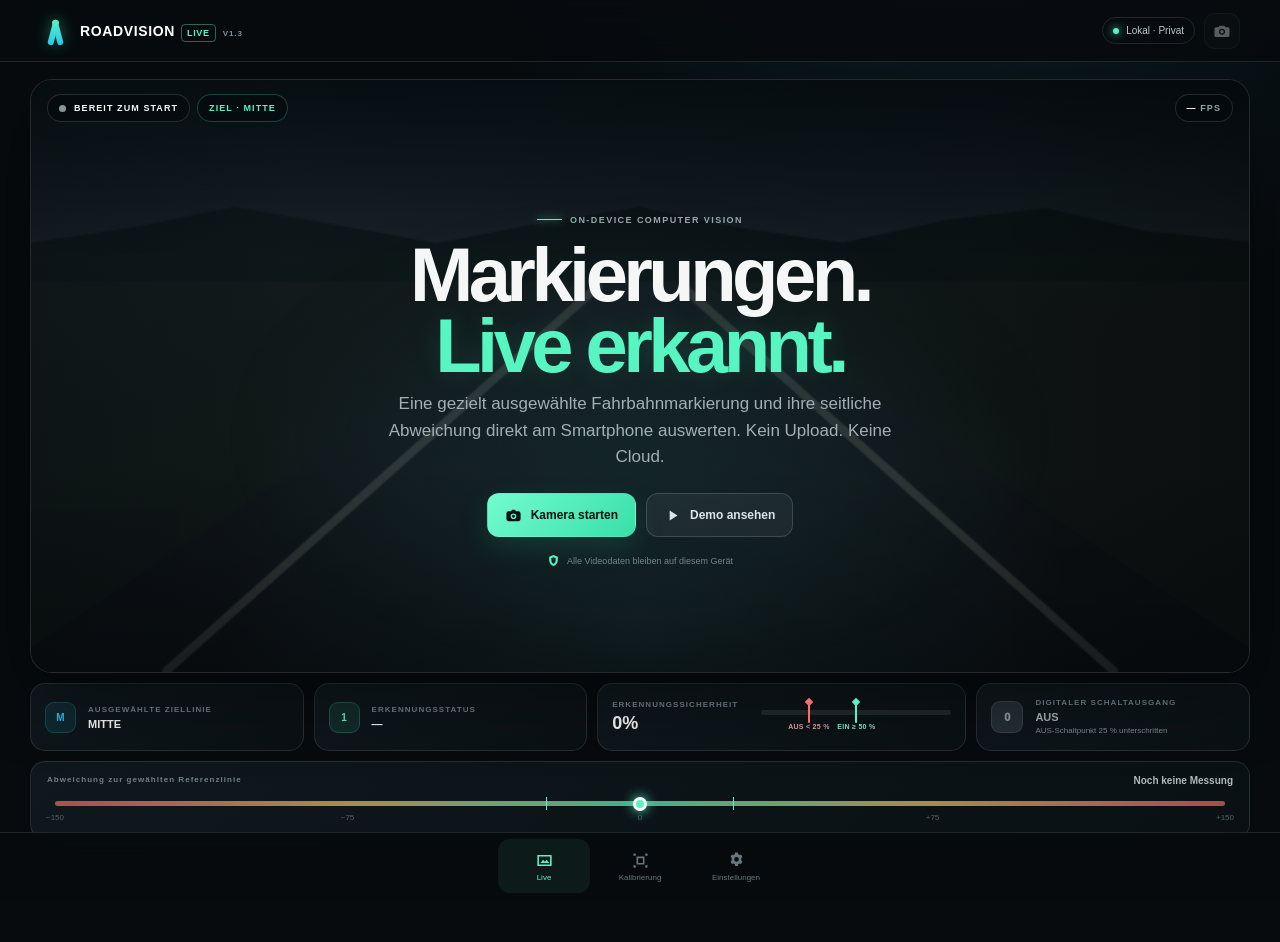
<file: index.html>
<!doctype html>
<html lang="de">
<head>
  <meta charset="UTF-8"><meta name="viewport" content="width=device-width,initial-scale=1,viewport-fit=cover,user-scalable=no">
  <meta name="theme-color" content="#070b0e"><meta name="apple-mobile-web-app-capable" content="yes"><meta name="apple-mobile-web-app-status-bar-style" content="black-translucent">
  <meta http-equiv="Cache-Control" content="no-cache, no-store, must-revalidate"><meta http-equiv="Pragma" content="no-cache"><meta http-equiv="Expires" content="0">
  <meta name="description" content="Lokale Live-Erkennung von Fahrbahnmarkierungen direkt auf dem Smartphone.">
  <link rel="manifest" href="./manifest.webmanifest?v=1.3.0"><link rel="icon" href="./icon.svg" type="image/svg+xml"><link rel="stylesheet" href="./styles.css?v=1.3.0">
  <title>RoadVision Live</title>
</head>
<body>
<div id="app" class="app-shell">
  <header class="topbar">
    <a class="brand" href="#" aria-label="RoadVision Live"><span class="brand-mark"><i></i><i></i></span><span><strong>ROADVISION</strong><small>LIVE</small><span class="app-version">V1.3</span></span></a>
    <div class="top-actions"><span class="privacy-pill"><span></span>Lokal · Privat</span><button id="cameraFlip" class="icon-button" type="button" aria-label="Kamera wechseln"><svg viewBox="0 0 24 24"><path d="M20 7h-3.2l-1.7-2H8.9L7.2 7H4a2 2 0 0 0-2 2v9a2 2 0 0 0 2 2h16a2 2 0 0 0 2-2V9a2 2 0 0 0-2-2Zm-8 10a4 4 0 1 1 0-8 4 4 0 0 1 0 8Zm0-1.7a2.3 2.3 0 1 0 0-4.6 2.3 2.3 0 0 0 0 4.6Z"/></svg></button></div>
  </header>

  <main class="main-stage">
    <section id="liveView" class="view active">
      <div id="visionFrame" class="vision-frame idle">
        <video id="cameraVideo" playsinline muted></video><canvas id="visionCanvas" aria-label="Kamerabild mit erkannter Fahrbahnmarkierung"></canvas><div class="vignette"></div><div class="scan-line"></div>
        <div class="vision-top"><div class="vision-status-group"><div id="statusBadge" class="status-badge searching"><span class="status-dot"></span><span id="statusText">BEREIT ZUM START</span></div><div id="targetBadge" class="target-badge">ZIEL · MITTE</div></div><div class="fps-badge"><span id="fpsValue">—</span> FPS</div></div>
        <div id="laneHud" class="lane-hud hidden"><div class="measurement-label">ABWEICHUNG ZUR SOLLPOSITION</div><div class="measurement-row"><span id="directionArrow" class="direction-arrow">↔</span><strong id="offsetValue">0</strong><span class="unit">cm</span></div><div id="directionText" class="direction-text">AUF SOLLPOSITION</div></div>

        <div id="introPanel" class="intro-panel">
          <div class="intro-kicker"><span></span>ON-DEVICE COMPUTER VISION</div><h1>Markierungen.<br><em>Live erkannt.</em></h1>
          <p>Eine gezielt ausgewählte Fahrbahnmarkierung und ihre seitliche Abweichung direkt am Smartphone auswerten. Kein Upload. Keine Cloud.</p>
          <div class="intro-actions"><button id="startCamera" class="primary-button" type="button"><svg viewBox="0 0 24 24"><path d="M8.5 6 10 4h4l1.5 2H19a3 3 0 0 1 3 3v8a3 3 0 0 1-3 3H5a3 3 0 0 1-3-3V9a3 3 0 0 1 3-3h3.5ZM12 17a4 4 0 1 0 0-8 4 4 0 0 0 0 8Zm0-2a2 2 0 1 1 0-4 2 2 0 0 1 0 4Z"/></svg>Kamera starten</button><button id="startDemo" class="secondary-button" type="button"><svg viewBox="0 0 24 24"><path d="m8 5 11 7-11 7V5Z"/></svg>Demo ansehen</button></div>
          <div class="intro-note"><svg viewBox="0 0 24 24"><path d="M12 2 4 5v6c0 5.1 3.4 9.9 8 11 4.6-1.1 8-5.9 8-11V5l-8-3Zm0 4.2 4 1.5V11c0 3.1-1.8 6.3-4 7.3-2.2-1-4-4.2-4-7.3V7.7l4-1.5Z"/></svg>Alle Videodaten bleiben auf diesem Gerät</div>
        </div>

        <div id="cameraError" class="error-panel hidden" role="alert"><span class="error-icon">!</span><div><strong>Kamera konnte nicht gestartet werden</strong><p id="cameraErrorText">Bitte Kamerazugriff erlauben.</p></div><button id="retryCamera" class="small-button" type="button">Erneut versuchen</button><button id="errorDemo" class="small-button" type="button">Demo starten</button></div>
        <div id="orientationHint" class="orientation-hint hidden"><svg viewBox="0 0 24 24"><path d="M7 1h10a2 2 0 0 1 2 2v18a2 2 0 0 1-2 2H7a2 2 0 0 1-2-2V3a2 2 0 0 1 2-2Zm5 19.5a1 1 0 1 0 0-2 1 1 0 0 0 0 2Z"/></svg>Für beste Erkennung Smartphone quer montieren</div>
        <div id="liveControls" class="live-controls hidden"><button id="pauseButton" class="control-button" type="button"><span class="pause-icon"></span><span>Pausieren</span></button><div class="mode-readout"><span></span><strong id="modeName">LIVE</strong><small id="modeDetail">Rückkamera</small></div><button id="stopButton" class="control-button danger" type="button"><span class="stop-icon"></span><span>Beenden</span></button></div>
      </div>

      <div class="telemetry-strip">
        <article><span id="targetIcon" class="telemetry-icon cyan">M</span><div><small>AUSGEWÄHLTE ZIELLINIE</small><strong id="targetName">MITTE</strong></div></article>
        <article><span class="telemetry-icon green">1</span><div><small>ERKENNUNGSSTATUS</small><strong id="targetStatus">—</strong></div></article>
        <article class="confidence-card"><div><small>ERKENNUNGSSICHERHEIT</small><strong><span id="confidenceValue">0</span>%</strong></div><div class="confidence-meter"><div class="confidence-track"><i id="confidenceBar"></i><span id="switchOffMarker" class="switch-marker off" aria-hidden="true"></span><span id="switchOnMarker" class="switch-marker on" aria-hidden="true"></span></div><div class="threshold-labels"><span id="switchOffLabel">AUS &lt; 25 %</span><span id="switchOnLabel">EIN ≥ 50 %</span></div></div></article>
        <article id="outputCard" class="output-card off"><span id="outputLamp" class="output-lamp">0</span><div><small>DIGITALER SCHALTAUSGANG</small><strong id="outputState">AUS</strong><em id="outputReason">Wartet auf EIN-Schaltpunkt</em></div></article>
      </div>
      <div class="offset-card"><div class="offset-card-head"><span>Abweichung zur gewählten Referenzlinie</span><strong id="offsetSummary">Noch keine Messung</strong></div><div class="offset-scale"><span>−150</span><span>−75</span><span>0</span><span>+75</span><span>+150</span><div class="safe-zone"></div><i id="offsetNeedle"></i></div></div>
    </section>

    <section id="calibrationView" class="view settings-view">
      <div class="section-head"><div><span class="eyebrow">SCHRITT 1 VON 2</span><h2>Bildbereich kalibrieren</h2><p>Richte die Erkennungszone auf die Fahrbahn vor dem Fahrzeug aus.</p></div><button class="help-button" data-help="calibration" type="button">?</button></div>
      <div class="calibration-preview"><canvas id="calibrationCanvas"></canvas><div class="calibration-empty">Live-Vorschau nach Kamera- oder Demostart</div></div>
      <div class="setting-card"><label for="roiTop"><span><strong>Horizont / Zonenbeginn</strong><small>Oberkante des auszuwertenden Straßenbereichs</small></span><output id="roiTopOutput">44 %</output></label><input id="roiTop" type="range" min="30" max="65" value="44"></div>
      <div class="setting-card"><label for="roiWidth"><span><strong>Breite am Horizont</strong><small>Trapez an Kameraposition und Straße anpassen</small></span><output id="roiWidthOutput">22 %</output></label><input id="roiWidth" type="range" min="10" max="45" value="22"></div>
      <div class="calibration-actions"><button id="resetCalibration" class="secondary-button" type="button">Standardwerte</button><button id="calibrationDone" class="primary-button" type="button">Kalibrierung übernehmen</button></div>
    </section>

    <section id="settingsView" class="view settings-view">
      <div class="section-head"><div><span class="eyebrow">ROADVISION SETUP</span><h2>Erkennung einstellen</h2><p>Die Standardwerte sind für Tageslicht und normale Fahrbahnmarkierungen optimiert.</p></div></div>
      <div class="target-card" aria-labelledby="targetLineTitle">
        <div class="target-card-head"><span class="target-step" aria-hidden="true">1</span><span><strong id="targetLineTitle">Ziellinie auswählen</strong><small>Welche einzelne Linie soll im Kamerabild erkannt werden?</small></span><button class="mini-help" data-help="targetLine" type="button">?</button></div>
        <div class="line-selector" role="radiogroup" aria-label="Zu erkennende Linie">
          <label><input type="radio" name="targetLine" value="left"><span>L</span><strong>Links</strong></label>
          <label><input type="radio" name="targetLine" value="center"><span>M</span><strong>Mitte</strong></label>
          <label><input type="radio" name="targetLine" value="right"><span>R</span><strong>Rechts</strong></label>
        </div>
        <p class="target-note"><strong>Es wird immer nur eine Linie verfolgt.</strong> Die Position bezieht sich auf das Kamerabild – nicht auf die rechtliche Bedeutung der Markierung.</p>
      </div>
      <div class="settings-grid">
        <div class="setting-card"><label for="brightness"><span><strong>Mindesthelligkeit</strong><small>Für weiße und helle Markierungen</small></span><button class="mini-help" data-help="brightness" type="button">?</button><output id="brightnessOutput">170</output></label><input id="brightness" type="range" min="110" max="235" value="170"></div>
        <div class="setting-card"><label for="edgeThreshold"><span><strong>Kantenempfindlichkeit</strong><small>Kontrast zur Fahrbahnoberfläche</small></span><button class="mini-help" data-help="edge" type="button">?</button><output id="edgeThresholdOutput">28</output></label><input id="edgeThreshold" type="range" min="10" max="65" value="28"></div>
        <div class="setting-card"><label for="smoothing"><span><strong>Stabilisierung</strong><small>Beruhigt die Anzeige bei Vibrationen</small></span><button class="mini-help" data-help="smoothing" type="button">?</button><output id="smoothingOutput">82 %</output></label><input id="smoothing" type="range" min="35" max="95" value="82"></div>
        <div class="setting-card"><label for="laneWidth"><span><strong>Referenz-Spurbreite</strong><small>Zur Schätzung des seitlichen Versatzes</small></span><button class="mini-help" data-help="laneWidth" type="button">?</button><output id="laneWidthOutput">300 cm</output></label><input id="laneWidth" type="range" min="220" max="400" step="5" value="300"></div>
        <div class="setting-card switch-setting"><label for="switchOn"><span><strong>Ausgang EIN ab</strong><small>Schaltet beim Wiedererkennen der Linie ein</small></span><button class="mini-help" data-help="switchOn" type="button">?</button><output id="switchOnOutput">50 %</output></label><input id="switchOn" type="range" min="30" max="90" step="5" value="50"></div>
        <div class="setting-card switch-setting"><label for="switchOff"><span><strong>Ausgang AUS unter</strong><small>Schaltet bei verlorener Linie aus</small></span><button class="mini-help" data-help="switchOff" type="button">?</button><output id="switchOffOutput">25 %</output></label><input id="switchOff" type="range" min="5" max="60" step="5" value="25"></div>
      </div>
      <div class="options-card"><label class="switch-row"><span><strong>Präsentationsmodus</strong><small>Größere Statusanzeige</small></span><input id="presentationMode" type="checkbox" checked><i></i></label><label class="switch-row"><span><strong>Gelbe Markierungen erkennen</strong><small>Zusätzlich zu weißen Markierungen</small></span><input id="yellowLines" type="checkbox" checked><i></i></label><label class="switch-row"><span><strong>Bildschirm wach halten</strong><small>Während einer laufenden Erkennung</small></span><input id="wakeLock" type="checkbox" checked><i></i></label></div>
      <div class="settings-actions"><button id="installButton" class="secondary-button hidden" type="button">App installieren</button><button id="resetSettings" class="secondary-button" type="button">Werkseinstellungen</button><button id="saveSettings" class="primary-button" type="button">Speichern</button></div><p class="version-line">RoadVision Live · Version 1.3 · Schaltausgang mit Hysterese · Verarbeitung ausschließlich auf dem Gerät</p>
    </section>
  </main>

  <nav class="bottom-nav" aria-label="Hauptnavigation"><button class="nav-button active" data-view="liveView" type="button"><svg viewBox="0 0 24 24"><path d="M3 5h18v14H3V5Zm2 2v10h14V7H5Zm2 8 3.2-4 2.4 2.6 2-2.4L18 15H7Z"/></svg><span>Live</span></button><button class="nav-button" data-view="calibrationView" type="button"><svg viewBox="0 0 24 24"><path d="M4 3h2v3H3V4a1 1 0 0 1 1-1Zm14 0h2a1 1 0 0 1 1 1v2h-3V3ZM3 18h3v3H4a1 1 0 0 1-1-1v-2Zm15 0h3v2a1 1 0 0 1-1 1h-2v-3ZM7 7h10v10H7V7Zm2 2v6h6V9H9Z"/></svg><span>Kalibrierung</span></button><button class="nav-button" data-view="settingsView" type="button"><svg viewBox="0 0 24 24"><path d="m13.7 2 .5 2a8 8 0 0 1 1.6.9l2-.6 1.7 3-1.5 1.4a7 7 0 0 1 0 3.4l1.5 1.4-1.7 3-2-.6a8 8 0 0 1-1.6.9l-.5 2h-3.4l-.5-2a8 8 0 0 1-1.6-.9l-2 .6-1.7-3L6 12.1a7 7 0 0 1 0-3.4L4.5 7.3l1.7-3 2 .6a8 8 0 0 1 1.6-.9l.5-2h3.4ZM12 7.5a3 3 0 1 0 0 6 3 3 0 0 0 0-6Z"/></svg><span>Einstellungen</span></button></nav>
  <div id="helpModal" class="modal hidden" role="dialog" aria-modal="true"><button class="modal-backdrop" data-close-modal aria-label="Schließen"></button><div class="modal-card"><button class="modal-close" data-close-modal aria-label="Schließen">×</button><span class="eyebrow">KURZ ERKLÄRT</span><h3 id="helpTitle">Einstellung</h3><p id="helpText"></p><button class="primary-button" data-close-modal type="button">Verstanden</button></div></div><div id="toast" class="toast" role="status"></div>
</div>
<script src="./app.js?v=1.3.0" defer></script>
</body></html>
</file>
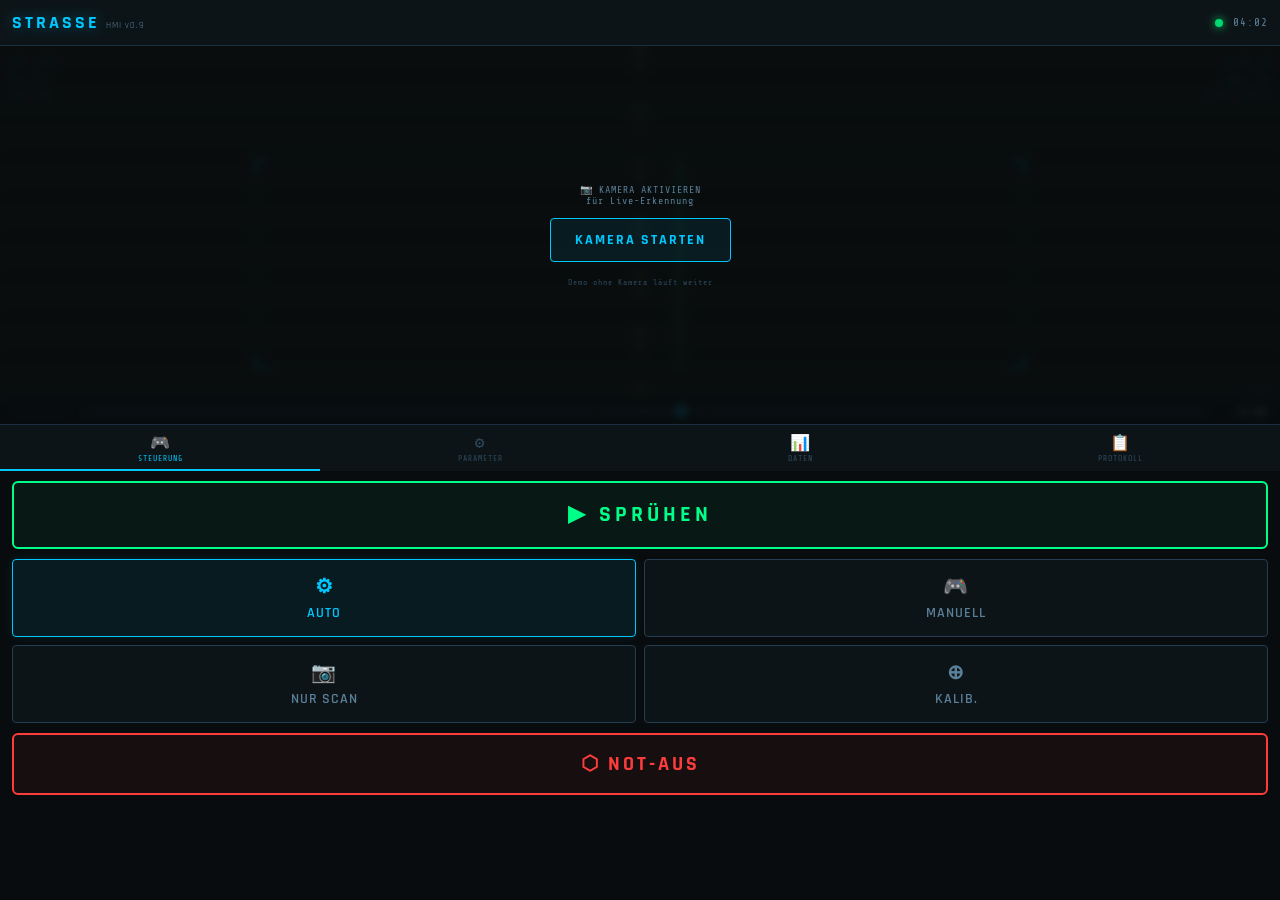
<file: STRASSE_HMI_Mobile (1).html>
<!DOCTYPE html>
<html lang="de">
<head>
<meta charset="UTF-8">
<meta name="viewport" content="width=device-width, initial-scale=1.0, maximum-scale=1.0, user-scalable=no">
<meta name="apple-mobile-web-app-capable" content="yes">
<meta name="apple-mobile-web-app-status-bar-style" content="black-translucent">
<title>STRASSE — Mobile HMI</title>
<style>
@import url('https://fonts.googleapis.com/css2?family=Rajdhani:wght@500;600;700&family=Share+Tech+Mono&family=Barlow+Condensed:wght@300;400;500;600&display=swap');

*, *::before, *::after { box-sizing: border-box; margin: 0; padding: 0; -webkit-tap-highlight-color: transparent; }

:root {
  --bg:       #080c0e;
  --bg2:      #0d1417;
  --panel:    #101820;
  --border:   #1a2f40;
  --border2:  #243d52;
  --accent:   #00c8ff;
  --accent2:  #00ff88;
  --warn:     #ffaa00;
  --danger:   #ff3c3c;
  --text:     #b8cfd8;
  --text2:    #5a7f98;
  --text3:    #2e4a5e;
  --white:    #e4f2f8;
  --ok:       #00d970;
  --font-h:   'Rajdhani', sans-serif;
  --font-m:   'Share Tech Mono', monospace;
  --font-b:   'Barlow Condensed', sans-serif;
  /* Safe areas for notch/home bar */
  --safe-top:    env(safe-area-inset-top, 0px);
  --safe-bottom: env(safe-area-inset-bottom, 0px);
}

html, body {
  width: 100%; height: 100%;
  background: var(--bg);
  color: var(--text);
  font-family: var(--font-b);
  overflow: hidden;
  touch-action: manipulation;
}

/* ── PAGE STRUCTURE ──────────────────────────────── */
.app {
  display: flex;
  flex-direction: column;
  width: 100vw;
  height: 100vh;
  height: 100dvh;
  padding-top: var(--safe-top);
  padding-bottom: var(--safe-bottom);
}

/* ── TOPBAR ──────────────────────────────────────── */
.topbar {
  display: flex;
  align-items: center;
  padding: 8px 12px;
  background: var(--bg2);
  border-bottom: 1px solid var(--border);
  gap: 10px;
  flex-shrink: 0;
  min-height: 46px;
}
.logo {
  font-family: var(--font-h);
  font-size: 18px;
  font-weight: 700;
  letter-spacing: 3px;
  color: var(--accent);
  text-shadow: 0 0 16px rgba(0,200,255,0.45);
}
.logo small {
  font-size: 9px;
  color: var(--text2);
  letter-spacing: 1px;
  font-weight: 400;
  margin-left: 6px;
}
.topbar-mid { flex: 1; }
.status-dot {
  width: 8px; height: 8px;
  border-radius: 50%;
  background: var(--ok);
  box-shadow: 0 0 8px var(--ok);
  animation: blink 2s ease-in-out infinite;
  flex-shrink: 0;
}
@keyframes blink { 0%,100%{opacity:1} 50%{opacity:0.25} }
.clock {
  font-family: var(--font-m);
  font-size: 11px;
  color: var(--text2);
  letter-spacing: 1px;
}

/* ── CAMERA AREA ─────────────────────────────────── */
.camera-wrap {
  position: relative;
  flex: 1;
  background: #030607;
  overflow: hidden;
  min-height: 0;
}

video#camFeed {
  width: 100%; height: 100%;
  object-fit: cover;
  display: block;
  transform: scaleX(-1); /* mirror front cam */
}

/* Overlay canvas for CV visualization */
canvas#overlayCanvas {
  position: absolute;
  inset: 0;
  width: 100%; height: 100%;
  pointer-events: none;
}

/* HUD elements over camera */
.cam-hud-tl {
  position: absolute;
  top: 10px; left: 10px;
  font-family: var(--font-m);
  font-size: 9px;
  color: rgba(0,200,255,0.7);
  line-height: 1.8;
  pointer-events: none;
}
.cam-hud-tr {
  position: absolute;
  top: 10px; right: 10px;
  font-family: var(--font-m);
  font-size: 9px;
  color: rgba(0,200,255,0.7);
  line-height: 1.8;
  text-align: right;
  pointer-events: none;
}
.cam-hud-bl {
  position: absolute;
  bottom: 10px; left: 10px;
  pointer-events: none;
}
.cam-hud-bc {
  position: absolute;
  bottom: 10px;
  left: 50%;
  transform: translateX(-50%);
  display: flex;
  flex-direction: column;
  align-items: center;
  gap: 4px;
  pointer-events: none;
}
.cam-hud-br {
  position: absolute;
  bottom: 10px; right: 10px;
  font-family: var(--font-m);
  font-size: 9px;
  color: rgba(0,200,255,0.6);
  text-align: right;
  line-height: 1.8;
  pointer-events: none;
}

/* Detection status badge */
.detect-badge {
  display: flex;
  align-items: center;
  gap: 5px;
  background: rgba(0,0,0,0.55);
  border: 1px solid rgba(0,200,255,0.3);
  border-radius: 3px;
  padding: 4px 8px;
  backdrop-filter: blur(4px);
}
.detect-badge .dot {
  width: 6px; height: 6px;
  border-radius: 50%;
  background: var(--accent2);
  box-shadow: 0 0 6px var(--accent2);
  animation: blink 1.5s ease-in-out infinite;
}
.detect-badge span {
  font-family: var(--font-m);
  font-size: 9px;
  color: var(--accent2);
  letter-spacing: 1px;
}

/* Confidence bar overlay */
.conf-overlay {
  background: rgba(0,0,0,0.5);
  border: 1px solid rgba(0,200,255,0.2);
  border-radius: 3px;
  padding: 4px 8px;
  backdrop-filter: blur(4px);
  display: flex;
  align-items: center;
  gap: 6px;
}
.conf-overlay .c-label { font-family: var(--font-m); font-size: 8px; color: var(--text3); letter-spacing: 1px; }
.conf-track { width: 70px; height: 3px; background: rgba(255,255,255,0.1); border-radius: 2px; overflow: hidden; }
.conf-track-fill { height: 100%; border-radius: 2px; background: linear-gradient(90deg, #00aa55, var(--accent2)); transition: width 0.5s; }
.conf-pct { font-family: var(--font-m); font-size: 9px; color: var(--accent2); min-width: 26px; }

/* Offset indicator overlay */
.offset-overlay {
  position: absolute;
  bottom: 0;
  left: 0; right: 0;
  background: rgba(8,12,14,0.82);
  border-top: 1px solid var(--border);
  padding: 6px 14px;
  display: flex;
  align-items: center;
  gap: 10px;
  backdrop-filter: blur(6px);
  flex-shrink: 0;
}
.off-label { font-family: var(--font-m); font-size: 8px; color: var(--text3); letter-spacing: 1px; min-width: 60px; flex-shrink: 0; }
.off-track {
  flex: 1;
  height: 6px;
  background: var(--border);
  border-radius: 3px;
  position: relative;
}
.off-center {
  position: absolute; left: 50%; top: 50%;
  transform: translate(-50%,-50%);
  width: 2px; height: 10px;
  background: var(--text3); border-radius: 1px;
}
.off-dot {
  position: absolute; top: 50%;
  width: 10px; height: 10px;
  border-radius: 50%;
  background: var(--accent);
  box-shadow: 0 0 6px rgba(0,200,255,0.6);
  transform: translate(-50%,-50%);
  transition: left 0.3s ease, background 0.3s;
}
.off-dot.warn { background: var(--warn); box-shadow: 0 0 6px rgba(255,170,0,0.6); }
.off-val { font-family: var(--font-m); font-size: 12px; color: var(--white); min-width: 50px; text-align: right; flex-shrink: 0; }
.off-val.warn { color: var(--warn); }

/* Camera switch button */
.cam-switch-btn {
  position: absolute;
  top: 10px;
  left: 50%;
  transform: translateX(-50%);
  background: rgba(0,0,0,0.55);
  border: 1px solid rgba(0,200,255,0.25);
  border-radius: 20px;
  padding: 5px 12px;
  font-family: var(--font-m);
  font-size: 9px;
  color: var(--accent);
  letter-spacing: 1px;
  cursor: pointer;
  backdrop-filter: blur(4px);
  display: flex;
  align-items: center;
  gap: 5px;
}

/* No camera fallback */
.no-cam {
  width: 100%; height: 100%;
  display: flex;
  flex-direction: column;
  align-items: center;
  justify-content: center;
  gap: 10px;
  position: absolute;
  inset: 0;
}
.road-sim-mobile {
  width: 100%; height: 100%;
  background: repeating-linear-gradient(180deg, #181818 0px, #141414 20px, #121212 40px);
  position: absolute;
  animation: road-scroll 1.5s linear infinite;
}
@keyframes road-scroll { from{background-position:0 0} to{background-position:0 60px} }
.road-line-old {
  position: absolute;
  left: 50%; top: 0; bottom: 0;
  transform: translateX(-50%);
  width: 14px;
  background: repeating-linear-gradient(180deg,
    rgba(200,180,80,0.15) 0px, rgba(200,180,80,0.07) 28px,
    transparent 28px, transparent 56px);
  animation: road-scroll 1.5s linear infinite;
}
.road-line-new {
  position: absolute;
  left: 50%; top: 0; bottom: 0;
  transform: translateX(-50%);
  width: 14px;
  background: linear-gradient(180deg, transparent 0%, rgba(255,255,255,0.92) 60%, rgba(255,255,255,0.95) 100%);
  transition: left 0.3s ease, opacity 0.3s;
  opacity: 0;
}
.road-line-new.show { opacity: 1; }
.cam-request {
  position: absolute;
  inset: 0;
  display: flex;
  flex-direction: column;
  align-items: center;
  justify-content: center;
  gap: 12px;
  background: rgba(8,12,14,0.85);
  backdrop-filter: blur(4px);
  z-index: 5;
}
.cam-request p { font-family: var(--font-m); font-size: 10px; color: var(--text2); letter-spacing: 1px; text-align: center; }
.cam-req-btn {
  padding: 12px 24px;
  border: 1px solid var(--accent);
  border-radius: 4px;
  background: rgba(0,200,255,0.08);
  color: var(--accent);
  font-family: var(--font-h);
  font-size: 14px;
  font-weight: 700;
  letter-spacing: 2px;
  cursor: pointer;
}
.cam-req-btn:active { opacity: 0.7; }

/* ── BOTTOM TABS ─────────────────────────────────── */
.tab-bar {
  display: flex;
  background: var(--bg2);
  border-top: 1px solid var(--border);
  flex-shrink: 0;
}
.tab {
  flex: 1;
  padding: 8px 4px 6px;
  text-align: center;
  font-family: var(--font-m);
  font-size: 8px;
  color: var(--text3);
  letter-spacing: 1px;
  cursor: pointer;
  border-bottom: 2px solid transparent;
  text-transform: uppercase;
  transition: all 0.15s;
}
.tab .tab-icon { font-size: 16px; display: block; margin-bottom: 2px; }
.tab.active { color: var(--accent); border-bottom-color: var(--accent); }
.tab:active { opacity: 0.6; }

/* ── PANEL PAGES ─────────────────────────────────── */
.panels {
  background: var(--bg);
  flex-shrink: 0;
  overflow: hidden;
  position: relative;
}
.panel {
  display: none;
  padding: 10px 12px;
  gap: 10px;
  overflow-y: auto;
  max-height: 100%;
}
.panel.active { display: flex; flex-direction: column; }

/* ── PANEL: STEUERUNG ─────────────────────────────── */
.spray-btn-mobile {
  width: 100%;
  padding: 18px;
  border: 2px solid var(--accent2);
  border-radius: 6px;
  background: rgba(0,255,136,0.05);
  color: var(--accent2);
  font-family: var(--font-h);
  font-size: 22px;
  font-weight: 700;
  letter-spacing: 4px;
  cursor: pointer;
  text-align: center;
  transition: all 0.15s;
  display: flex;
  align-items: center;
  justify-content: center;
  gap: 10px;
}
.spray-btn-mobile:active { transform: scale(0.97); }
.spray-btn-mobile.active {
  background: rgba(0,255,136,0.15);
  box-shadow: 0 0 30px rgba(0,255,136,0.25);
  animation: spray-glow 0.6s ease-in-out infinite alternate;
}
@keyframes spray-glow {
  from { box-shadow: 0 0 20px rgba(0,255,136,0.15); }
  to   { box-shadow: 0 0 40px rgba(0,255,136,0.35); }
}

.mode-grid {
  display: grid;
  grid-template-columns: 1fr 1fr;
  gap: 8px;
}
.mode-btn {
  padding: 14px 8px;
  border: 1px solid var(--border2);
  border-radius: 4px;
  background: var(--bg2);
  color: var(--text2);
  font-family: var(--font-h);
  font-size: 14px;
  font-weight: 600;
  letter-spacing: 1px;
  cursor: pointer;
  text-align: center;
  transition: all 0.15s;
  display: flex;
  flex-direction: column;
  align-items: center;
  gap: 4px;
}
.mode-btn .icon { font-size: 20px; }
.mode-btn:active { transform: scale(0.96); }
.mode-btn.active {
  background: rgba(0,200,255,0.08);
  border-color: var(--accent);
  color: var(--accent);
  box-shadow: 0 0 10px rgba(0,200,255,0.12);
}

.notaus-mobile {
  width: 100%;
  padding: 16px;
  border: 2px solid var(--danger);
  border-radius: 6px;
  background: rgba(255,60,60,0.06);
  color: var(--danger);
  font-family: var(--font-h);
  font-size: 20px;
  font-weight: 700;
  letter-spacing: 3px;
  cursor: pointer;
  text-align: center;
  transition: all 0.15s;
}
.notaus-mobile:active { background: rgba(255,60,60,0.2); }

/* ── PANEL: PARAMETER ─────────────────────────────── */
.param-section { }
.p-label {
  font-family: var(--font-m);
  font-size: 8px;
  color: var(--text3);
  letter-spacing: 2px;
  text-transform: uppercase;
  margin-bottom: 8px;
}
.slider-row {
  margin-bottom: 14px;
}
.slider-header {
  display: flex;
  justify-content: space-between;
  align-items: baseline;
  margin-bottom: 6px;
}
.slider-name { font-size: 11px; color: var(--text2); font-family: var(--font-m); }
.slider-val { font-size: 14px; font-family: var(--font-m); color: var(--white); font-weight: 600; }
input[type=range] {
  width: 100%;
  -webkit-appearance: none;
  appearance: none;
  height: 5px;
  border-radius: 3px;
  background: var(--border);
  outline: none;
  cursor: pointer;
}
input[type=range]::-webkit-slider-thumb {
  -webkit-appearance: none;
  width: 20px; height: 20px;
  border-radius: 50%;
  background: var(--accent);
  box-shadow: 0 0 10px rgba(0,200,255,0.5);
  cursor: pointer;
}
input[type=range].green::-webkit-slider-thumb {
  background: var(--accent2);
  box-shadow: 0 0 10px rgba(0,255,136,0.5);
}

/* ── PANEL: DATEN ─────────────────────────────────── */
.data-grid {
  display: grid;
  grid-template-columns: 1fr 1fr;
  gap: 8px;
}
.data-card {
  background: var(--bg2);
  border: 1px solid var(--border);
  border-radius: 5px;
  padding: 10px 12px;
}
.dc-label { font-family: var(--font-m); font-size: 8px; color: var(--text3); letter-spacing: 1px; margin-bottom: 4px; }
.dc-value { font-family: var(--font-m); font-size: 20px; color: var(--white); font-weight: 600; line-height: 1; }
.dc-value.accent { color: var(--accent); }
.dc-value.green  { color: var(--accent2); }
.dc-value.warn   { color: var(--warn); }
.dc-unit { font-size: 10px; color: var(--text3); }

.qs-card {
  background: var(--bg2);
  border: 1px solid rgba(0,255,136,0.15);
  border-radius: 5px;
  padding: 10px 12px;
  grid-column: 1 / -1;
}
.qs-title { font-family: var(--font-m); font-size: 8px; color: rgba(0,255,136,0.5); letter-spacing: 2px; margin-bottom: 8px; }
.qs-row-m {
  display: flex;
  justify-content: space-between;
  align-items: center;
  margin-bottom: 8px;
}
.qs-row-m:last-child { margin-bottom: 0; }
.qs-row-m .ql { font-family: var(--font-m); font-size: 9px; color: var(--text3); letter-spacing: 0.5px; }
.qs-row-m .qv { font-family: var(--font-m); font-size: 13px; color: var(--white); }
.qs-badge {
  padding: 2px 7px; border-radius: 2px;
  font-family: var(--font-m); font-size: 8px; letter-spacing: 1px;
}
.qs-badge.ok    { background: rgba(0,217,112,0.1);  color: var(--ok);     border: 1px solid rgba(0,217,112,0.25); }
.qs-badge.warn  { background: rgba(255,170,0,0.1);  color: var(--warn);   border: 1px solid rgba(255,170,0,0.25); }
.qs-badge.error { background: rgba(255,60,60,0.1);  color: var(--danger); border: 1px solid rgba(255,60,60,0.25); }

/* ── PANEL: LOG ───────────────────────────────────── */
.log-list {
  background: var(--bg2);
  border: 1px solid var(--border);
  border-radius: 5px;
  padding: 8px 10px;
  max-height: 100%;
  overflow-y: auto;
  flex: 1;
}
.log-entry {
  display: flex;
  gap: 8px;
  margin-bottom: 6px;
  font-family: var(--font-m);
  font-size: 9px;
  line-height: 1.5;
}
.log-t { color: var(--text3); flex-shrink: 0; }
.log-m { color: var(--text2); }
.log-m.ok   { color: var(--ok); }
.log-m.warn { color: var(--warn); }
.log-m.info { color: var(--accent); }

/* ── GPS ─────────────────────────────────────────── */
.gps-box {
  background: var(--bg2);
  border: 1px solid var(--border);
  border-radius: 5px;
  padding: 10px 12px;
  font-family: var(--font-m);
  font-size: 10px;
  color: var(--text2);
  line-height: 2;
  grid-column: 1 / -1;
}
.gps-box .h { color: var(--accent2); }

/* ── EMERGENCY OVERLAY ───────────────────────────── */
.emg-overlay {
  position: fixed;
  inset: 0;
  background: rgba(255,0,0,0.1);
  border: 3px solid var(--danger);
  z-index: 999;
  display: none;
  align-items: center;
  justify-content: center;
  pointer-events: none;
}
.emg-overlay.show { display: flex; animation: emg-f 0.5s ease-in-out infinite alternate; }
@keyframes emg-f { from{opacity:0.5} to{opacity:1} }
.emg-text {
  font-family: var(--font-h);
  font-size: 32px;
  font-weight: 700;
  color: var(--danger);
  text-shadow: 0 0 20px rgba(255,60,60,0.8);
  letter-spacing: 4px;
  text-align: center;
}
</style>
</head>
<body>

<div class="emg-overlay" id="emgOverlay">
  <div class="emg-text">⚠ NOT-AUS<br>AKTIV</div>
</div>

<div class="app">

  <!-- TOPBAR -->
  <div class="topbar">
    <div class="logo">STRASSE<small>HMI v0.9</small></div>
    <div class="topbar-mid"></div>
    <div class="status-dot" id="statusDot"></div>
    <div class="clock" id="clock">--:--</div>
  </div>

  <!-- CAMERA AREA -->
  <div class="camera-wrap" id="cameraWrap">

    <!-- Simulated road (fallback / always visible under real cam) -->
    <div id="roadSim" style="position:absolute;inset:0;display:flex;align-items:stretch;">
      <div style="position:relative;width:100%;height:100%;overflow:hidden;">
        <div class="road-sim-mobile"></div>
        <div class="road-line-old"></div>
        <div class="road-line-new" id="roadLineNew"></div>
      </div>
    </div>

    <!-- Real camera -->
    <video id="camFeed" autoplay playsinline muted style="display:none;position:absolute;inset:0;"></video>
    <canvas id="overlayCanvas" style="position:absolute;inset:0;"></canvas>

    <!-- Camera request screen -->
    <div class="cam-request" id="camRequest">
      <p>📷 KAMERA AKTIVIEREN<br>für Live-Erkennung</p>
      <button class="cam-req-btn" onclick="startCamera()">KAMERA STARTEN</button>
      <p style="font-size:8px;color:var(--text3);margin-top:4px;">Demo ohne Kamera läuft weiter</p>
    </div>

    <!-- Camera switch -->
    <div class="cam-switch-btn" id="camSwitchBtn" style="display:none;" onclick="flipCamera()">
      🔄 <span id="camSwitchLabel">REAR</span>
    </div>

    <!-- HUD overlays -->
    <div class="cam-hud-tl" id="hudTL">
      EXP&nbsp; AUTO<br>
      FPS&nbsp; <span id="fps">28</span><br>
      CAM&nbsp; <span id="camMode">SIM</span>
    </div>
    <div class="cam-hud-tr">
      CLAHE&nbsp; ON<br>
      HOUGH&nbsp; ON<br>
      LICHT&nbsp; <span id="lux">4820</span>lx
    </div>
    <div class="cam-hud-bl">
      <div class="detect-badge" id="detectBadge">
        <div class="dot"></div>
        <span id="detectStatus">ERKANNT</span>
      </div>
    </div>
    <div class="cam-hud-bc">
      <div class="conf-overlay">
        <span class="c-label">KONF</span>
        <div class="conf-track"><div class="conf-track-fill" id="confBar" style="width:87%"></div></div>
        <span class="conf-pct" id="confPct">87%</span>
      </div>
    </div>
    <div class="cam-hud-br">
      T <span id="procMs">18</span>ms<br>
      F <span id="frameNo">4291</span>
    </div>

    <!-- Offset bar -->
    <div class="offset-overlay">
      <span class="off-label">LAT-VERSATZ</span>
      <div class="off-track">
        <div class="off-center"></div>
        <div class="off-dot" id="offDot" style="left:50%"></div>
      </div>
      <span class="off-val" id="offVal">+3 mm</span>
    </div>
  </div>

  <!-- TAB BAR -->
  <div class="tab-bar">
    <div class="tab active" onclick="switchTab('ctrl',this)">
      <span class="tab-icon">🎮</span>STEUERUNG
    </div>
    <div class="tab" onclick="switchTab('param',this)">
      <span class="tab-icon">⚙</span>PARAMETER
    </div>
    <div class="tab" onclick="switchTab('data',this)">
      <span class="tab-icon">📊</span>DATEN
    </div>
    <div class="tab" onclick="switchTab('log',this)">
      <span class="tab-icon">📋</span>PROTOKOLL
    </div>
  </div>

  <!-- PANELS -->
  <div class="panels" id="panelsWrap">

    <!-- STEUERUNG -->
    <div class="panel active" id="panel-ctrl">
      <button class="spray-btn-mobile" id="sprayBtn" onclick="toggleSpray()">
        <span id="sprayIcon">▶</span>
        <span id="sprayLabel">SPRÜHEN</span>
      </button>
      <div class="mode-grid">
        <div class="mode-btn active" onclick="setMode('auto',this)">
          <span class="icon">⚙</span>AUTO
        </div>
        <div class="mode-btn" onclick="setMode('manual',this)">
          <span class="icon">🎮</span>MANUELL
        </div>
        <div class="mode-btn" onclick="setMode('scan',this)">
          <span class="icon">📷</span>NUR SCAN
        </div>
        <div class="mode-btn" onclick="setMode('calib',this)">
          <span class="icon">⊕</span>KALIB.
        </div>
      </div>
      <button class="notaus-mobile" id="notausBtn" onclick="triggerEmergency()">
        ⬡ NOT-AUS
      </button>
    </div>

    <!-- PARAMETER -->
    <div class="panel" id="panel-param">
      <div class="param-section">
        <div class="p-label">Sprühparameter</div>
        <div class="slider-row">
          <div class="slider-header">
            <span class="slider-name">SPRÜHDRUCK</span>
            <span class="slider-val" id="sl1v">3.2 bar</span>
          </div>
          <input type="range" min="10" max="60" value="32"
            oninput="this.previousElementSibling.children[1].textContent=(this.value/10).toFixed(1)+' bar'">
        </div>
        <div class="slider-row">
          <div class="slider-header">
            <span class="slider-name">PUMPENRATE</span>
            <span class="slider-val" id="sl2v">68%</span>
          </div>
          <input type="range" class="green" min="0" max="100" value="68"
            oninput="this.previousElementSibling.children[1].textContent=this.value+'%'">
        </div>
        <div class="slider-row">
          <div class="slider-header">
            <span class="slider-name">SOLL-BREITE</span>
            <span class="slider-val" id="sl3v">12.0 cm</span>
          </div>
          <input type="range" class="green" min="80" max="150" value="120"
            oninput="this.previousElementSibling.children[1].textContent=(this.value/10).toFixed(1)+' cm'">
        </div>
      </div>
      <div class="param-section">
        <div class="p-label">Bildverarbeitung</div>
        <div class="slider-row">
          <div class="slider-header">
            <span class="slider-name">ROI-HÖHE</span>
            <span class="slider-val">60%</span>
          </div>
          <input type="range" min="30" max="90" value="60"
            oninput="this.previousElementSibling.children[1].textContent=this.value+'%'">
        </div>
        <div class="slider-row">
          <div class="slider-header">
            <span class="slider-name">CLAHE CLIP</span>
            <span class="slider-val">2.0</span>
          </div>
          <input type="range" min="10" max="80" value="20"
            oninput="this.previousElementSibling.children[1].textContent=(this.value/10).toFixed(1)">
        </div>
        <div class="slider-row">
          <div class="slider-header">
            <span class="slider-name">HOUGH SCHWELLE</span>
            <span class="slider-val">50</span>
          </div>
          <input type="range" min="20" max="150" value="50"
            oninput="this.previousElementSibling.children[1].textContent=this.value">
        </div>
      </div>
    </div>

    <!-- DATEN -->
    <div class="panel" id="panel-data">
      <div class="data-grid">
        <div class="data-card">
          <div class="dc-label">GESCHWINDIGKEIT</div>
          <div class="dc-value accent" id="dc-speed">12.4<span class="dc-unit"> km/h</span></div>
        </div>
        <div class="data-card">
          <div class="dc-label">GESAMT-STRECKE</div>
          <div class="dc-value green" id="dc-dist">248<span class="dc-unit"> m</span></div>
        </div>
        <div class="data-card">
          <div class="dc-label">MARKIERT</div>
          <div class="dc-value" id="dc-marked">183<span class="dc-unit"> m</span></div>
        </div>
        <div class="data-card">
          <div class="dc-label">SEGMENTE</div>
          <div class="dc-value accent" id="dc-seg">47</div>
        </div>
        <div class="data-card">
          <div class="dc-label">ERKENNUNGSRATE</div>
          <div class="dc-value green" id="dc-det">91.5<span class="dc-unit">%</span></div>
        </div>
        <div class="data-card">
          <div class="dc-label">FARBSTAND</div>
          <div class="dc-value warn" id="dc-paint">74<span class="dc-unit">%</span></div>
        </div>
        <div class="qs-card">
          <div class="qs-title">QUALITÄTSSICHERUNG — SEKUNDÄRKAMERA</div>
          <div class="qs-row-m">
            <span class="ql">LINIENBREITE</span>
            <span class="qv" id="qs-w">12.1 cm</span>
            <span class="qs-badge ok" id="qs-wb">OK</span>
          </div>
          <div class="qs-row-m">
            <span class="ql">POSITION</span>
            <span class="qv" id="qs-p">+3 mm</span>
            <span class="qs-badge ok" id="qs-pb">OK</span>
          </div>
          <div class="qs-row-m">
            <span class="ql">AUTO-KORREKTUR</span>
            <span class="qv" id="qs-c">+0.1 bar</span>
            <span class="qs-badge ok">AUTO</span>
          </div>
        </div>
        <div class="gps-box">
          LAT &nbsp;&nbsp;<span class="h" id="g-lat">48.2145° N</span><br>
          LON &nbsp;&nbsp;<span class="h" id="g-lon">13.8761° E</span><br>
          FIX &nbsp;&nbsp;<span class="h">GPS (8 Sat.)</span><br>
          HDOP <span class="h">0.8</span>
        </div>
      </div>
    </div>

    <!-- LOG -->
    <div class="panel" id="panel-log">
      <div class="log-list" id="logList">
        <div class="p-label" style="margin-bottom:8px;">SYSTEMPROTOKOLL</div>
      </div>
    </div>

  </div>

</div>

<script>
// ── State ─────────────────────────────────────────────
let sprayActive = false;
let emergency = false;
let cameraStream = null;
let facingMode = 'environment'; // start with rear camera
let tick = 0;
let frameNo = 4291;
let totalDist = 248;
let markedDist = 183;
let segCount = 47;
let simOffset = 3;
let simConf = 87;
let simWidth = 12.1;
let simSpeed = 12.4;

// ── Clock ─────────────────────────────────────────────
function updateClock() {
  const n = new Date();
  document.getElementById('clock').textContent =
    n.toLocaleTimeString('de-AT',{hour12:false,hour:'2-digit',minute:'2-digit'});
}
updateClock(); setInterval(updateClock, 1000);

// ── Tabs ──────────────────────────────────────────────
function switchTab(id, el) {
  document.querySelectorAll('.tab').forEach(t => t.classList.remove('active'));
  document.querySelectorAll('.panel').forEach(p => p.classList.remove('active'));
  el.classList.add('active');
  document.getElementById('panel-'+id).classList.add('active');
}

// ── Responsive panel height ───────────────────────────
function layoutPanels() {
  const appH   = window.innerHeight;
  const topH   = document.querySelector('.topbar').offsetHeight;
  const camH   = Math.min(Math.max(appH * 0.42, 200), appH * 0.52);
  const tabH   = document.querySelector('.tab-bar').offsetHeight;
  const panelH = appH - topH - camH - tabH;

  document.querySelector('.camera-wrap').style.flex = 'none';
  document.querySelector('.camera-wrap').style.height = camH + 'px';
  document.getElementById('panelsWrap').style.height = panelH + 'px';
}
layoutPanels();
window.addEventListener('resize', layoutPanels);

// ── Camera ────────────────────────────────────────────
async function startCamera() {
  try {
    if (cameraStream) {
      cameraStream.getTracks().forEach(t => t.stop());
    }
    const constraints = {
      video: {
        facingMode: { ideal: facingMode },
        width: { ideal: 1280 },
        height: { ideal: 720 }
      },
      audio: false
    };
    cameraStream = await navigator.mediaDevices.getUserMedia(constraints);
    const vid = document.getElementById('camFeed');
    vid.srcObject = cameraStream;
    vid.style.display = 'block';
    vid.style.transform = facingMode === 'user' ? 'scaleX(-1)' : 'scaleX(1)';
    document.getElementById('camRequest').style.display = 'none';
    document.getElementById('camSwitchBtn').style.display = 'flex';
    document.getElementById('camMode').textContent = facingMode === 'user' ? 'FRONT' : 'REAR';
    document.getElementById('camSwitchLabel').textContent = facingMode === 'user' ? 'REAR' : 'FRONT';
    addLog('Kamera aktiv: ' + (facingMode === 'user' ? 'Front' : 'Rear'), 'ok');
    startOverlay(vid);
  } catch(e) {
    addLog('Kamera: ' + (e.name === 'NotAllowedError' ? 'Zugriff verweigert' : e.message), 'warn');
    document.getElementById('camRequest').innerHTML =
      '<p style="color:var(--warn);">⚠ Kamerazugriff nicht möglich<br><small style="color:var(--text3);">Demo-Simulation läuft weiter</small></p>';
    setTimeout(() => { document.getElementById('camRequest').style.display = 'none'; }, 3000);
  }
}

async function flipCamera() {
  facingMode = facingMode === 'environment' ? 'user' : 'environment';
  document.getElementById('camSwitchLabel').textContent = facingMode === 'user' ? 'REAR' : 'FRONT';
  await startCamera();
}

// ── Canvas overlay (CV visualization) ────────────────
let overlayAnim = null;
function startOverlay(videoEl) {
  const canvas = document.getElementById('overlayCanvas');
  const ctx = canvas.getContext('2d');
  let scanY = 0;
  let roiCenterX = 0.5;

  function drawOverlay() {
    canvas.width = canvas.offsetWidth;
    canvas.height = canvas.offsetHeight;
    const W = canvas.width, H = canvas.height;

    ctx.clearRect(0, 0, W, H);

    // Scanline
    scanY = (scanY + 2) % H;
    const sg = ctx.createLinearGradient(0, scanY-3, 0, scanY+3);
    sg.addColorStop(0, 'transparent');
    sg.addColorStop(0.5, 'rgba(0,200,255,0.12)');
    sg.addColorStop(1, 'transparent');
    ctx.fillStyle = sg;
    ctx.fillRect(0, scanY-3, W, 6);

    // ROI box
    const roiTop = H * 0.3, roiBot = H * 0.85;
    const roiL = W * 0.2, roiR = W * 0.8;
    ctx.strokeStyle = 'rgba(0,200,255,0.3)';
    ctx.lineWidth = 1;
    ctx.setLineDash([4,4]);
    ctx.strokeRect(roiL, roiTop, roiR - roiL, roiBot - roiTop);
    ctx.setLineDash([]);

    // Corner brackets
    const cs = 14;
    ctx.strokeStyle = 'rgba(0,200,255,0.8)';
    ctx.lineWidth = 2;
    [[roiL,roiTop,1,1],[roiR,roiTop,-1,1],[roiL,roiBot,1,-1],[roiR,roiBot,-1,-1]].forEach(([x,y,dx,dy])=>{
      ctx.beginPath(); ctx.moveTo(x,y+dy*cs); ctx.lineTo(x,y); ctx.lineTo(x+dx*cs,y); ctx.stroke();
    });

    // Crosshair H
    ctx.strokeStyle = 'rgba(0,200,255,0.15)';
    ctx.lineWidth = 1;
    ctx.beginPath();
    ctx.moveTo(roiL, H * 0.65); ctx.lineTo(roiR, H * 0.65);
    ctx.stroke();

    // Detected line (follows sim offset)
    roiCenterX += (0.5 + simOffset/200 - roiCenterX) * 0.15;
    const lx = W * roiCenterX;
    const lineG = ctx.createLinearGradient(0, 0, 0, H);
    lineG.addColorStop(0, 'transparent');
    lineG.addColorStop(0.3, 'rgba(0,255,136,0.6)');
    lineG.addColorStop(1, 'rgba(0,255,136,0.4)');
    ctx.strokeStyle = lineG;
    ctx.lineWidth = 2;
    ctx.shadowColor = 'rgba(0,255,136,0.5)';
    ctx.shadowBlur = 6;
    ctx.beginPath(); ctx.moveTo(lx, H*0.3); ctx.lineTo(lx, H*0.85); ctx.stroke();
    ctx.shadowBlur = 0;

    // Nozzle indicator
    if (sprayActive) {
      const nx = W * 0.5, ny = H * 0.7;
      ctx.beginPath();
      ctx.arc(nx, ny, 12, 0, Math.PI*2);
      ctx.strokeStyle = 'rgba(0,255,136,0.8)';
      ctx.lineWidth = 2;
      ctx.stroke();
      ctx.beginPath();
      ctx.arc(nx, ny, 5, 0, Math.PI*2);
      ctx.fillStyle = 'rgba(0,255,136,0.9)';
      ctx.fill();
      // Spray cone
      ctx.beginPath();
      ctx.moveTo(nx, ny-12);
      ctx.lineTo(nx-18, ny-50); ctx.lineTo(nx+18, ny-50);
      ctx.closePath();
      ctx.fillStyle = 'rgba(200,220,255,0.12)';
      ctx.fill();
    }

    overlayAnim = requestAnimationFrame(drawOverlay);
  }
  if (overlayAnim) cancelAnimationFrame(overlayAnim);
  drawOverlay();
}

// ── Spray ─────────────────────────────────────────────
function toggleSpray() {
  if (emergency) return;
  sprayActive = !sprayActive;
  const btn = document.getElementById('sprayBtn');
  document.getElementById('sprayIcon').textContent = sprayActive ? '⏹' : '▶';
  document.getElementById('sprayLabel').textContent = sprayActive ? 'STOPP SPRÜHEN' : 'SPRÜHEN';
  btn.classList.toggle('active', sprayActive);
  document.getElementById('roadLineNew').classList.toggle('show', sprayActive);
  addLog(sprayActive ? 'SPRÜHEN aktiviert' : 'SPRÜHEN gestoppt', sprayActive ? 'ok' : 'info');
}

// ── Mode ──────────────────────────────────────────────
function setMode(m, el) {
  document.querySelectorAll('.mode-btn').forEach(b => b.classList.remove('active'));
  el.classList.add('active');
  const labels={auto:'AUTO',manual:'MANUELL',scan:'NUR SCAN',calib:'KALIBRIERUNG'};
  addLog('Modus: ' + labels[m], 'info');
}

// ── Emergency ─────────────────────────────────────────
function triggerEmergency() {
  emergency = !emergency;
  document.getElementById('emgOverlay').classList.toggle('show', emergency);
  const btn = document.getElementById('notausBtn');
  btn.textContent = emergency ? '↩ NOT-AUS ZURÜCKSETZEN' : '⬡ NOT-AUS';
  btn.style.background = emergency ? 'rgba(255,60,60,0.2)' : '';
  if (emergency && sprayActive) toggleSpray();
  addLog(emergency ? 'NOT-AUS AKTIVIERT!' : 'NOT-AUS zurückgesetzt', emergency ? 'warn' : 'ok');
}

// ── Log ───────────────────────────────────────────────
function addLog(msg, type) {
  const now = new Date().toLocaleTimeString('de-AT',{hour12:false});
  const list = document.getElementById('logList');
  const e = document.createElement('div');
  e.className = 'log-entry';
  e.innerHTML = `<span class="log-t">${now}</span><span class="log-m ${type}">${msg}</span>`;
  list.appendChild(e);
  list.scrollTop = list.scrollHeight;
}
const initMsgs = [
  ['System gestartet — alle Module OK','ok'],
  ['Embedded Vision Plattform bereit','ok'],
  ['Primärkamera kalibriert','ok'],
  ['IMU initialisiert — BNO055 OK','ok'],
  ['Datenbank: SES-2026-0241.db geöffnet','info'],
  ['CLAHE + Hough Pipeline aktiv','ok'],
  ['Hydraulik OK — 3.2 bar','ok'],
  ['Kamera: Demo-Simulation aktiv','info'],
];
initMsgs.forEach(([m,t],i) => setTimeout(()=>addLog(m,t), i*250));

// ── Simulation loop ───────────────────────────────────
setInterval(() => {
  if (emergency) return;
  tick++;

  // Speed
  simSpeed += (Math.random()-0.5)*0.4;
  simSpeed = Math.max(5, Math.min(20, simSpeed));
  document.getElementById('dc-speed').innerHTML = simSpeed.toFixed(1)+'<span class="dc-unit"> km/h</span>';

  // Distance
  totalDist += simSpeed/3600*0.5;
  const dm = Math.round(totalDist);
  document.getElementById('dc-dist').innerHTML = dm+'<span class="dc-unit"> m</span>';

  if (sprayActive) {
    markedDist += simSpeed/3600*0.5;
    document.getElementById('dc-marked').innerHTML = Math.round(markedDist)+'<span class="dc-unit"> m</span>';
    if (tick%20===0) { segCount++; document.getElementById('dc-seg').textContent = segCount; }
  }

  // Offset
  simOffset += (Math.random()-0.5)*5;
  simOffset = Math.max(-50, Math.min(50, simOffset));
  const op = 50 + (simOffset/100)*50;
  document.getElementById('offDot').style.left = Math.max(5,Math.min(95,op))+'%';
  const warn = Math.abs(simOffset) > 22;
  const s = simOffset>=0?'+':'-';
  const a = Math.abs(simOffset).toFixed(0);
  document.getElementById('offVal').textContent = s+a+' mm';
  document.getElementById('offVal').className = 'off-val'+(warn?' warn':'');
  document.getElementById('offDot').className = 'off-dot'+(warn?' warn':'');
  document.getElementById('qs-p').textContent = s+a+' mm';
  document.getElementById('qs-pb').className = 'qs-badge '+(warn?'warn':'ok');
  document.getElementById('qs-pb').textContent = warn?'WARN':'OK';

  // Confidence
  simConf += (Math.random()-0.5)*4;
  simConf = Math.max(60, Math.min(98, simConf));
  document.getElementById('confBar').style.width = simConf.toFixed(0)+'%';
  document.getElementById('confPct').textContent = simConf.toFixed(0)+'%';

  // Width
  simWidth += (Math.random()-0.5)*0.3;
  simWidth = Math.max(10.5, Math.min(13.5, simWidth));
  document.getElementById('qs-w').textContent = simWidth.toFixed(1)+' cm';
  const wOk = Math.abs(simWidth-12)<0.8;
  document.getElementById('qs-wb').className = 'qs-badge '+(wOk?'ok':'warn');
  document.getElementById('qs-wb').textContent = wOk?'OK':'WARN';
  document.getElementById('qs-c').textContent = ((simWidth-12)*-0.12>=0?'+':'')+((simWidth-12)*-0.12).toFixed(2)+' bar';

  // Frame / fps / proc
  frameNo++;
  document.getElementById('frameNo').textContent = frameNo;
  document.getElementById('fps').textContent = Math.floor(24+Math.random()*6);
  document.getElementById('procMs').textContent = Math.floor(13+Math.random()*10);
  document.getElementById('lux').textContent = Math.floor(4200+Math.random()*1200);

  // GPS
  document.getElementById('g-lat').textContent = (48.2145+tick*0.000003).toFixed(4)+'° N';
  document.getElementById('g-lon').textContent = (13.8761+tick*0.000002).toFixed(4)+'° E';

  // Occasional log
  if (tick%80===0) {
    const msgs=[['Positionskorrektur','info'],['Pumpenrate angepasst','info'],['Frame-Buffer OK','ok']];
    const m=msgs[Math.floor(Math.random()*msgs.length)];
    addLog(m[0], m[1]);
  }
}, 500);

// Start canvas on simulated road
startOverlay(null);
</script>
</body>
</html>
</file>
<file: styles.css>
:root{--bg:#070b0e;--panel:#0d1519;--line:rgba(255,255,255,.11);--muted:#87979c;--text:#f5f7f7;--green:#56f5c2;--cyan:#29c4ed;--amber:#ffcb66;--red:#ff6c6c;--safe-top:env(safe-area-inset-top,0px);--safe-bottom:env(safe-area-inset-bottom,0px);color-scheme:dark;font-family:Inter,ui-sans-serif,-apple-system,BlinkMacSystemFont,"Segoe UI",sans-serif}*{box-sizing:border-box;-webkit-tap-highlight-color:transparent}html,body{min-height:100%;margin:0;background:#070b0e;color:var(--text);overscroll-behavior:none}body{background:radial-gradient(circle at 75% -15%,rgba(41,196,237,.1),transparent 35%),var(--bg)}button,input{font:inherit}button{color:inherit}.hidden{display:none!important}.app-shell{min-height:100dvh;padding-top:var(--safe-top);padding-bottom:calc(75px + var(--safe-bottom))}
.topbar{height:62px;padding:0 clamp(15px,4vw,40px);display:flex;align-items:center;justify-content:space-between;border-bottom:1px solid var(--line);background:rgba(7,11,14,.88);backdrop-filter:blur(18px);position:sticky;top:0;z-index:40}.brand{display:flex;align-items:center;gap:10px;color:#fff;text-decoration:none;letter-spacing:.04em}.brand-mark{width:30px;height:30px;display:flex;justify-content:center;gap:5px;padding-top:3px}.brand-mark i{width:6px;height:26px;border-radius:5px;background:linear-gradient(var(--green),var(--cyan));box-shadow:0 0 16px rgba(86,245,194,.35);transform-origin:bottom}.brand-mark i:first-child{transform:rotate(15deg)}.brand-mark i:last-child{transform:rotate(-15deg)}.brand strong{font-size:14px}.brand small{color:var(--green);font-weight:900;font-size:9px;margin-left:6px;padding:3px 5px;border:1px solid rgba(86,245,194,.4);border-radius:4px}.app-version{margin-left:7px;color:#7f9197;font-size:8px;font-weight:900;letter-spacing:.12em}.top-actions{display:flex;align-items:center;gap:9px}.privacy-pill{display:inline-flex;align-items:center;gap:7px;font-size:10px;color:#bdc9cc;border:1px solid var(--line);padding:7px 10px;border-radius:999px}.privacy-pill>span{width:6px;height:6px;border-radius:50%;background:var(--green);box-shadow:0 0 9px var(--green)}.icon-button{width:36px;height:36px;display:grid;place-items:center;border:1px solid var(--line);border-radius:11px;background:rgba(255,255,255,.04);cursor:pointer}.icon-button svg{width:18px;fill:currentColor}.icon-button:disabled{opacity:.35}
.main-stage{width:min(1280px,100%);margin:auto;padding:17px clamp(10px,3vw,30px) 28px}.view{display:none;animation:viewIn .22s ease both}.view.active{display:block}@keyframes viewIn{from{opacity:0;transform:translateY(5px)}}.vision-frame{position:relative;overflow:hidden;min-height:min(66vh,690px);border:1px solid rgba(255,255,255,.12);border-radius:22px;background:#080d10;box-shadow:0 26px 70px rgba(0,0,0,.38);isolation:isolate}.vision-frame:before{content:"";position:absolute;inset:0;z-index:-1;background:radial-gradient(ellipse at 50% 90%,rgba(42,94,99,.3),transparent 50%),linear-gradient(155deg,#0d171c,#06090c 65%)}#cameraVideo{position:absolute;width:1px;height:1px;opacity:0;pointer-events:none}#visionCanvas{position:absolute;width:100%;height:100%;inset:0}.vision-frame.idle #visionCanvas{opacity:.16}.vignette{position:absolute;inset:0;pointer-events:none;background:linear-gradient(to bottom,rgba(2,5,7,.46),transparent 31%,transparent 65%,rgba(2,5,7,.38)),linear-gradient(to right,rgba(2,5,7,.25),transparent 22%,transparent 78%,rgba(2,5,7,.25))}.scan-line{position:absolute;left:10%;right:10%;top:46%;height:1px;opacity:0;background:linear-gradient(90deg,transparent,rgba(86,245,194,.65),transparent);box-shadow:0 0 12px var(--green)}.vision-frame.running .scan-line{animation:scan 3.2s ease-in-out infinite;opacity:.35}@keyframes scan{0%,100%{transform:translateY(-50px);opacity:0}50%{transform:translateY(170px);opacity:.45}}
.vision-top{position:absolute;left:16px;right:16px;top:14px;display:flex;justify-content:space-between;gap:10px}.vision-status-group{display:flex;align-items:center;gap:7px;min-width:0}.status-badge,.fps-badge,.target-badge{backdrop-filter:blur(14px);background:rgba(5,10,12,.67);border:1px solid rgba(255,255,255,.13);border-radius:999px;font-size:9px;letter-spacing:.12em;font-weight:900;padding:8px 11px}.status-badge{display:flex;align-items:center;gap:8px;white-space:nowrap}.target-badge{color:var(--green);border-color:rgba(86,245,194,.24);white-space:nowrap}.status-dot{width:7px;height:7px;border-radius:50%;background:var(--muted)}.status-badge.locked{border-color:rgba(86,245,194,.35)}.status-badge.locked .status-dot{background:var(--green);box-shadow:0 0 12px var(--green);animation:breathe 1.8s infinite}.status-badge.partial .status-dot{background:var(--amber);box-shadow:0 0 10px var(--amber)}@keyframes breathe{50%{opacity:.5}}.fps-badge{color:#95a4a8;white-space:nowrap}.fps-badge span{color:#fff}
.lane-hud{position:absolute;right:17px;bottom:80px;width:188px;padding:15px 16px;background:linear-gradient(145deg,rgba(6,13,16,.86),rgba(12,22,26,.68));border:1px solid rgba(86,245,194,.24);border-radius:16px;backdrop-filter:blur(18px);box-shadow:0 16px 32px rgba(0,0,0,.25)}.measurement-label{color:#93a5aa;font-size:8px;letter-spacing:.16em;font-weight:900}.measurement-row{display:flex;align-items:baseline;margin-top:3px}.measurement-row strong{font-size:47px;line-height:1;letter-spacing:-.055em;font-variant-numeric:tabular-nums}.direction-arrow{font-size:22px;color:var(--green);margin-right:9px}.unit{color:#9eacb0;font-weight:700;margin-left:7px}.direction-text{color:var(--green);font-weight:900;font-size:9px;letter-spacing:.14em;margin:7px 0 0 32px}
.intro-panel{position:absolute;inset:0;display:flex;flex-direction:column;align-items:center;justify-content:center;text-align:center;padding:58px 23px 28px;background:radial-gradient(ellipse at 50% 60%,rgba(19,51,56,.25),transparent 48%)}.intro-kicker{display:flex;align-items:center;gap:8px;color:#98a7ab;font-size:9px;letter-spacing:.16em;font-weight:900}.intro-kicker span{width:25px;height:1px;background:var(--green);box-shadow:0 0 8px var(--green)}.intro-panel h1{margin:14px 0 10px;font-size:clamp(40px,7vw,76px);line-height:.94;letter-spacing:-.06em}.intro-panel h1 em{color:var(--green);font-style:normal;text-shadow:0 0 28px rgba(86,245,194,.14)}.intro-panel p{max-width:550px;margin:0;color:#a2b0b4;font-size:clamp(13px,2vw,17px);line-height:1.55}.intro-actions{display:flex;justify-content:center;gap:10px;margin-top:23px}.primary-button,.secondary-button,.small-button{border-radius:12px;padding:12px 17px;min-height:44px;border:1px solid transparent;font-weight:900;font-size:12px;cursor:pointer;display:inline-flex;align-items:center;justify-content:center;gap:9px}.primary-button{color:#04110e;background:linear-gradient(135deg,#73fbd0,#38dfa9);box-shadow:0 10px 30px rgba(56,223,169,.14)}.primary-button:active{transform:translateY(1px)}.primary-button svg,.secondary-button svg{width:17px;fill:currentColor}.secondary-button,.small-button{color:#dce5e7;border-color:rgba(255,255,255,.15);background:rgba(255,255,255,.055)}.small-button{padding:8px 12px;min-height:35px}.intro-note{display:flex;align-items:center;gap:7px;margin-top:17px;color:#74858a;font-size:9px}.intro-note svg{width:13px;fill:var(--green)}
.error-panel{position:absolute;left:50%;top:50%;transform:translate(-50%,-50%);width:min(520px,calc(100% - 28px));display:grid;grid-template-columns:auto 1fr auto;gap:11px;align-items:start;padding:17px;background:rgba(28,15,15,.94);border:1px solid rgba(255,108,108,.35);border-radius:16px;backdrop-filter:blur(18px)}.error-panel p{margin:4px 0 0;color:#c6a9a9;font-size:11px;line-height:1.5}.error-icon{display:grid;place-items:center;width:28px;height:28px;border-radius:50%;background:rgba(255,108,108,.17);color:var(--red);font-weight:900}.orientation-hint{position:absolute;left:50%;bottom:77px;transform:translateX(-50%);display:flex;gap:9px;align-items:center;width:max-content;max-width:calc(100% - 30px);padding:10px 14px;border:1px solid rgba(255,203,102,.25);background:rgba(18,16,8,.82);border-radius:999px;font-size:10px;color:#f1dba8;backdrop-filter:blur(12px)}.orientation-hint svg{width:16px;fill:var(--amber);transform:rotate(90deg)}
.live-controls{position:absolute;left:50%;bottom:14px;transform:translateX(-50%);min-width:370px;display:grid;grid-template-columns:1fr 1.15fr 1fr;gap:8px;align-items:center;padding:7px;border:1px solid rgba(255,255,255,.13);background:rgba(5,10,12,.72);backdrop-filter:blur(16px);border-radius:16px}.control-button{display:flex;gap:8px;align-items:center;justify-content:center;padding:9px;border:0;background:transparent;border-radius:10px;color:#c3ced1;font-size:10px;cursor:pointer}.control-button.danger{color:#ffb5b5}.pause-icon{width:12px;height:12px;border-left:4px solid;border-right:4px solid}.stop-icon{width:11px;height:11px;border:2px solid;border-radius:2px}.mode-readout{padding:3px 12px;border-left:1px solid var(--line);border-right:1px solid var(--line);text-align:center}.mode-readout>span{display:inline-block;width:6px;height:6px;border-radius:50%;background:var(--green);box-shadow:0 0 8px var(--green);margin-right:5px}.mode-readout strong{font-size:9px;letter-spacing:.14em}.mode-readout small{display:block;margin-top:2px;color:#738389;font-size:8px}
.telemetry-strip{display:grid;grid-template-columns:1fr 1fr 1.2fr;gap:10px;margin-top:10px}.telemetry-strip article,.offset-card{border:1px solid var(--line);background:linear-gradient(145deg,rgba(17,26,32,.88),rgba(11,17,21,.88));border-radius:15px}.telemetry-strip article{display:flex;align-items:center;gap:12px;min-height:66px;padding:12px 14px}.telemetry-strip small,.offset-card-head span{display:block;color:#718187;font-size:8px;font-weight:900;letter-spacing:.13em}.telemetry-strip strong{display:block;margin-top:4px;font-size:11px}.telemetry-icon{width:31px;height:31px;display:grid;place-items:center;border-radius:9px;font-size:10px;font-weight:900}.telemetry-icon.cyan{color:var(--cyan);background:rgba(41,196,237,.1);border:1px solid rgba(41,196,237,.22)}.telemetry-icon.green{color:var(--green);background:rgba(86,245,194,.09);border:1px solid rgba(86,245,194,.21)}.confidence-card{justify-content:space-between}.confidence-card strong{font-size:18px;font-variant-numeric:tabular-nums}.confidence-track{flex:1;max-width:140px;height:5px;background:rgba(255,255,255,.08);border-radius:10px;overflow:hidden}.confidence-track i{display:block;width:0;height:100%;background:linear-gradient(90deg,var(--cyan),var(--green));transition:width .25s;box-shadow:0 0 10px var(--green)}.offset-card{margin-top:10px;padding:13px 16px 15px}.offset-card-head{display:flex;justify-content:space-between;margin-bottom:15px}.offset-card-head strong{font-size:10px;color:#aebabc}.offset-scale{height:5px;position:relative;margin:0 8px 17px;border-radius:5px;background:linear-gradient(90deg,rgba(255,108,108,.65),rgba(255,203,102,.65) 25%,rgba(86,245,194,.7) 50%,rgba(255,203,102,.65) 75%,rgba(255,108,108,.65))}.offset-scale>span{position:absolute;top:12px;transform:translateX(-50%);color:#536268;font-size:8px}.offset-scale>span:nth-child(1){left:0}.offset-scale>span:nth-child(2){left:25%}.offset-scale>span:nth-child(3){left:50%}.offset-scale>span:nth-child(4){left:75%}.offset-scale>span:nth-child(5){left:100%}.safe-zone{position:absolute;left:42%;width:16%;top:-4px;height:13px;border-left:1px solid var(--green);border-right:1px solid var(--green)}.offset-scale i{position:absolute;left:50%;top:50%;width:14px;height:14px;transform:translate(-50%,-50%);border:3px solid #fff;border-radius:50%;background:var(--green);box-shadow:0 0 12px var(--green);transition:left .24s,background .2s}
.settings-view{max-width:850px;margin:auto;padding:22px 0}.section-head{display:flex;justify-content:space-between;align-items:flex-start;gap:22px;margin-bottom:21px}.eyebrow{color:var(--green);font-size:8px;font-weight:900;letter-spacing:.18em}.section-head h2{margin:7px 0 6px;font-size:clamp(25px,5vw,38px);letter-spacing:-.04em}.section-head p{margin:0;color:var(--muted);font-size:12px;line-height:1.5}.help-button,.mini-help{border:1px solid rgba(86,245,194,.25);color:var(--green);background:rgba(86,245,194,.07);border-radius:50%;cursor:pointer;font-weight:900}.help-button{width:38px;height:38px}.mini-help{width:21px;height:21px;font-size:10px;margin-left:auto}.calibration-preview{position:relative;aspect-ratio:16/7;overflow:hidden;border:1px solid var(--line);border-radius:17px;background:#0b1115;margin-bottom:10px}#calibrationCanvas{width:100%;height:100%}.calibration-empty{position:absolute;inset:0;display:grid;place-items:center;color:#66777d;font-size:10px}.calibration-preview.has-frame .calibration-empty{display:none}.settings-grid{display:grid;grid-template-columns:1fr 1fr;gap:10px}.setting-card,.options-card{border:1px solid var(--line);background:linear-gradient(145deg,rgba(17,26,32,.92),rgba(10,16,19,.92));border-radius:15px;padding:16px;margin-bottom:10px}.setting-card label{display:flex;align-items:center;gap:10px}.setting-card label>span:first-child{display:flex;flex-direction:column;gap:3px}.setting-card strong,.switch-row strong{font-size:11px}.setting-card small,.switch-row small{color:#708086;font-size:9px;line-height:1.4}.setting-card output{color:var(--green);font-weight:900;font-size:11px;min-width:52px;text-align:right}input[type=range]{width:100%;height:18px;margin:14px 0 0;appearance:none;background:transparent}input[type=range]::-webkit-slider-runnable-track{height:4px;border-radius:5px;background:linear-gradient(90deg,rgba(86,245,194,.6),rgba(255,255,255,.12))}input[type=range]::-webkit-slider-thumb{appearance:none;width:18px;height:18px;margin-top:-7px;border:4px solid #dffff5;border-radius:50%;background:#20d79e;box-shadow:0 0 0 4px rgba(86,245,194,.1)}.options-card{padding:3px 16px}.switch-row{display:flex;align-items:center;gap:15px;padding:14px 0;border-bottom:1px solid rgba(255,255,255,.07);cursor:pointer}.switch-row:last-child{border:0}.switch-row>span{display:flex;flex:1;flex-direction:column;gap:3px}.switch-row input{position:absolute;opacity:0}.switch-row i{width:42px;height:24px;padding:3px;border-radius:20px;background:#263137;transition:.2s}.switch-row i:before{content:"";display:block;width:18px;height:18px;border-radius:50%;background:#819096;transition:.2s}.switch-row input:checked+i{background:rgba(86,245,194,.22);box-shadow:inset 0 0 0 1px rgba(86,245,194,.3)}.switch-row input:checked+i:before{transform:translateX(18px);background:var(--green);box-shadow:0 0 8px var(--green)}.calibration-actions,.settings-actions{display:flex;justify-content:flex-end;gap:9px;margin-top:13px}.version-line{color:#4f5c61;font-size:8px;text-align:center;margin-top:24px}
.target-card{display:grid;grid-template-columns:minmax(240px,.85fr) minmax(360px,1.15fr);gap:16px 24px;align-items:center;border:1px solid rgba(86,245,194,.48);background:linear-gradient(145deg,rgba(18,35,35,.96),rgba(10,19,21,.95));border-radius:17px;padding:19px;margin-bottom:14px;box-shadow:0 0 0 1px rgba(86,245,194,.06),0 16px 40px rgba(0,0,0,.18)}.target-card strong{font-size:13px}.target-card small{color:#93a5aa;font-size:10px;line-height:1.45}.target-card-head{display:flex;align-items:flex-start;gap:11px}.target-card-head>span:not(.target-step){display:flex;flex:1;flex-direction:column;gap:4px}.target-step{flex:0 0 auto;width:29px;height:29px;display:grid;place-items:center;border-radius:9px;color:#05110e;background:var(--green);font-size:12px;font-weight:950;box-shadow:0 0 16px rgba(86,245,194,.28)}.line-selector{display:grid;grid-template-columns:repeat(3,1fr);gap:8px}.line-selector label{position:relative;min-height:66px;display:flex;align-items:center;justify-content:center;gap:8px;border:1px solid rgba(255,255,255,.13);border-radius:13px;background:rgba(255,255,255,.045);cursor:pointer;transition:.2s}.line-selector input{position:absolute;opacity:0}.line-selector label>span{width:29px;height:29px;display:grid;place-items:center;border-radius:8px;color:#91a0a5;background:#222d32;border:1px solid rgba(255,255,255,.09);font-size:11px;font-weight:900}.line-selector label:has(input:checked),.line-selector label.selected{border-color:rgba(86,245,194,.72);background:rgba(86,245,194,.14);box-shadow:inset 0 0 0 1px rgba(86,245,194,.12),0 0 18px rgba(86,245,194,.08)}.line-selector label:has(input:checked)>span,.line-selector label.selected>span{color:#06110e;background:var(--green);border-color:var(--green);box-shadow:0 0 13px rgba(86,245,194,.32)}.line-selector label:has(input:checked)>strong,.line-selector label.selected>strong{color:#eafff8}.line-selector label:focus-within{outline:2px solid rgba(86,245,194,.55);outline-offset:2px}.target-note{grid-column:1/-1;margin:0;color:#71858a;font-size:9px;line-height:1.45}.target-note strong{color:var(--green);font-size:9px}
.bottom-nav{position:fixed;z-index:50;left:0;right:0;bottom:0;height:calc(68px + var(--safe-bottom));padding:6px 12px var(--safe-bottom);display:flex;justify-content:center;gap:4px;border-top:1px solid var(--line);background:rgba(7,11,14,.92);backdrop-filter:blur(22px)}.nav-button{min-width:92px;height:54px;border:0;border-radius:12px;background:transparent;color:#66767c;display:flex;flex-direction:column;align-items:center;justify-content:center;gap:3px;font-size:8px;cursor:pointer}.nav-button svg{width:19px;fill:currentColor}.nav-button.active{color:var(--green);background:rgba(86,245,194,.07)}.modal{position:fixed;inset:0;z-index:90;display:grid;place-items:center;padding:20px}.modal-backdrop{position:absolute;inset:0;border:0;background:rgba(0,0,0,.67);backdrop-filter:blur(5px)}.modal-card{position:relative;width:min(460px,100%);padding:25px;border:1px solid rgba(255,255,255,.14);border-radius:20px;background:#10181d;box-shadow:0 35px 80px rgba(0,0,0,.5)}.modal-card h3{margin:8px 0 9px;font-size:23px}.modal-card p{color:#9dabb0;line-height:1.65;font-size:12px;margin:0 0 20px}.modal-card .primary-button{width:100%}.modal-close{position:absolute;right:13px;top:11px;width:32px;height:32px;border:0;background:transparent;color:#87969b;font-size:25px}.toast{position:fixed;z-index:100;left:50%;bottom:calc(82px + var(--safe-bottom));max-width:calc(100% - 30px);padding:11px 16px;border-radius:999px;color:#dffbf2;background:rgba(15,35,31,.94);border:1px solid rgba(86,245,194,.25);font-size:10px;transform:translate(-50%,15px);opacity:0;pointer-events:none;transition:.25s}.toast.show{opacity:1;transform:translate(-50%,0)}
@media(max-width:720px){.topbar{height:55px}.privacy-pill{font-size:9px;padding:6px 8px}.main-stage{padding:9px 8px 20px}.vision-frame{min-height:58vh;border-radius:16px}.vision-top{left:10px;right:10px;top:10px}.status-badge,.fps-badge,.target-badge{font-size:8px;padding:7px 9px}.lane-hud{right:10px;bottom:71px;width:155px;padding:12px}.measurement-row strong{font-size:38px}.intro-panel{padding:44px 16px 24px}.intro-panel h1{font-size:clamp(37px,12vw,58px)}.intro-panel p{font-size:12px;max-width:380px}.intro-actions{margin-top:17px}.primary-button,.secondary-button{min-height:42px;padding:10px 13px;font-size:11px}.live-controls{min-width:335px;max-width:calc(100% - 18px);bottom:9px}.telemetry-strip{grid-template-columns:1fr 1fr}.confidence-card{grid-column:1/-1;min-height:53px!important}.confidence-track{max-width:48%}.settings-grid{grid-template-columns:1fr}.target-card{grid-template-columns:1fr}.target-note{grid-column:auto}.settings-view{padding:11px 4px}.calibration-preview{aspect-ratio:16/9}}
@media(orientation:landscape) and (max-height:600px){.app-shell{padding-bottom:calc(57px + var(--safe-bottom))}.topbar{height:44px;position:relative}.main-stage{padding:7px 9px 10px}.vision-frame{min-height:calc(100dvh - 112px);border-radius:14px}.telemetry-strip,.offset-card{display:none}.bottom-nav{height:calc(51px + var(--safe-bottom));padding-top:3px}.nav-button{height:43px;min-width:85px;flex-direction:row;gap:6px}.nav-button svg{width:16px}.intro-panel{padding:27px 19px 14px}.intro-panel h1{font-size:clamp(33px,8vw,55px);margin:9px 0 6px}.intro-panel p{font-size:11px}.intro-actions{margin-top:12px}.intro-note{margin-top:9px}.lane-hud{bottom:11px}.live-controls{left:13px;bottom:9px;transform:none;min-width:330px}.settings-view{max-width:1000px;padding-top:7px}.settings-grid{grid-template-columns:repeat(4,1fr)}.section-head h2{font-size:24px}.section-head p{display:none}.calibration-preview{aspect-ratio:16/5}}
@media(max-width:430px) and (orientation:portrait){.privacy-pill{display:none}.target-badge{display:none}.vision-frame{min-height:64vh}.intro-actions{flex-direction:column;width:min(290px,100%)}.intro-actions button{width:100%}.lane-hud{bottom:77px}.live-controls{min-width:0;width:calc(100% - 16px)}.control-button span:last-child{display:none}.telemetry-strip article{padding:10px;gap:8px}.line-selector label{min-height:55px;gap:5px;flex-direction:column}.nav-button{min-width:0;flex:1}.calibration-actions,.settings-actions{flex-wrap:wrap}.error-panel{grid-template-columns:auto 1fr}.error-panel .small-button{grid-column:2}}@media(prefers-reduced-motion:reduce){*,*:before,*:after{animation-duration:.001ms!important;animation-iteration-count:1!important;transition-duration:.001ms!important}}

/* Version 1.3: sichtbare Schaltpunkte und kompakte Querformat-Anzeige */
.telemetry-strip{grid-template-columns:1fr 1fr 1.35fr 1fr}.confidence-card{min-width:0}.confidence-meter{flex:1;max-width:190px;min-width:120px;padding-top:14px}.confidence-track{position:relative;max-width:none;overflow:visible}.confidence-track i{border-radius:10px}.switch-marker{position:absolute;top:-8px;width:2px;height:21px;transform:translateX(-1px);border-radius:2px;z-index:2}.switch-marker:before{content:"";position:absolute;left:50%;top:-3px;width:6px;height:6px;transform:translateX(-50%) rotate(45deg);background:currentColor}.switch-marker.off{color:var(--red);background:var(--red)}.switch-marker.on{color:var(--green);background:var(--green)}.threshold-labels{position:relative;height:15px;margin-top:8px;color:#78898e;font-size:7px;font-weight:900;letter-spacing:.04em;white-space:nowrap}.threshold-labels span{position:absolute;transform:translateX(-50%)}.threshold-labels span:first-child{color:#d89595}.threshold-labels span:last-child{color:#82d9bd}.output-card{transition:border-color .2s,background .2s,box-shadow .2s}.output-card em{display:block;margin-top:3px;color:#7b8b90;font-size:8px;font-style:normal;line-height:1.3}.output-lamp{width:32px;height:32px;display:grid;place-items:center;flex:0 0 auto;border-radius:9px;color:#8a999e;background:#242e33;border:1px solid rgba(255,255,255,.1);font-size:11px;font-weight:950}.output-card.on{border-color:rgba(86,245,194,.5);background:linear-gradient(145deg,rgba(18,43,37,.96),rgba(9,23,21,.92));box-shadow:0 0 22px rgba(86,245,194,.08)}.output-card.on .output-lamp{color:#05110e;background:var(--green);border-color:var(--green);box-shadow:0 0 14px rgba(86,245,194,.45)}.output-card.on strong{color:var(--green)}.output-card.off strong{color:#a7b2b5}.switch-setting{border-color:rgba(86,245,194,.18)}

@media(max-width:980px){.telemetry-strip{grid-template-columns:1fr 1fr}.confidence-card,.output-card{grid-column:1/-1}.confidence-meter{max-width:52%}}

@media(orientation:landscape) and (max-height:600px){
  #liveView.active{display:grid;grid-template-columns:minmax(0,1fr) clamp(230px,31vw,350px);grid-template-rows:minmax(0,1fr) auto;gap:7px 9px}
  #liveView>.vision-frame{grid-column:1;grid-row:1/3;height:calc(100dvh - 118px - var(--safe-top) - var(--safe-bottom));min-height:170px}
  #liveView>.telemetry-strip{display:grid!important;grid-column:2;grid-row:1;grid-template-columns:1fr 1fr;align-content:start;gap:5px;margin:0}
  #liveView>.telemetry-strip article{min-height:43px;padding:6px 8px;gap:6px;border-radius:10px}
  #liveView>.telemetry-strip small{font-size:6px;letter-spacing:.08em}
  #liveView>.telemetry-strip strong{margin-top:2px;font-size:9px}
  #liveView .telemetry-icon,#liveView .output-lamp{width:25px;height:25px;border-radius:7px;font-size:8px}
  #liveView .confidence-card,#liveView .output-card{grid-column:1/-1}
  #liveView .confidence-card{min-height:48px}
  #liveView .confidence-card>div:first-child{min-width:73px}
  #liveView .confidence-card strong{font-size:14px}
  #liveView .confidence-meter{max-width:none;min-width:0;padding-top:10px}
  #liveView .threshold-labels{height:12px;margin-top:6px;font-size:6px}
  #liveView .output-card em{font-size:6px;margin-top:1px}
  #liveView>.offset-card{display:block!important;grid-column:2;grid-row:2;margin:0;padding:8px 10px 10px;border-radius:10px}
  #liveView .offset-card-head{margin-bottom:10px;gap:8px}
  #liveView .offset-card-head span{font-size:6px;letter-spacing:.08em}
  #liveView .offset-card-head strong{font-size:8px;text-align:right}
  #liveView .offset-scale{margin:0 6px 13px}
  #liveView .offset-scale>span{top:9px;font-size:6px}
  .lane-hud{right:10px;bottom:58px;width:148px;padding:9px 11px}
  .measurement-row strong{font-size:34px}.direction-text{margin-top:3px}
}

@media(orientation:landscape) and (max-height:380px){
  #liveView>.vision-frame{height:calc(100dvh - 118px - var(--safe-top) - var(--safe-bottom));min-height:165px}
  #liveView>.telemetry-strip article{min-height:36px;padding:4px 6px}
  #liveView .confidence-card{min-height:40px}
  #liveView .confidence-meter{padding-top:7px}
  #liveView .switch-marker{top:-6px;height:17px}
  #liveView .threshold-labels{margin-top:4px;height:9px}
  #liveView .output-card em{display:none}
  #liveView>.offset-card{padding:6px 8px 7px}
  #liveView .offset-card-head{margin-bottom:8px}
}
</file>
